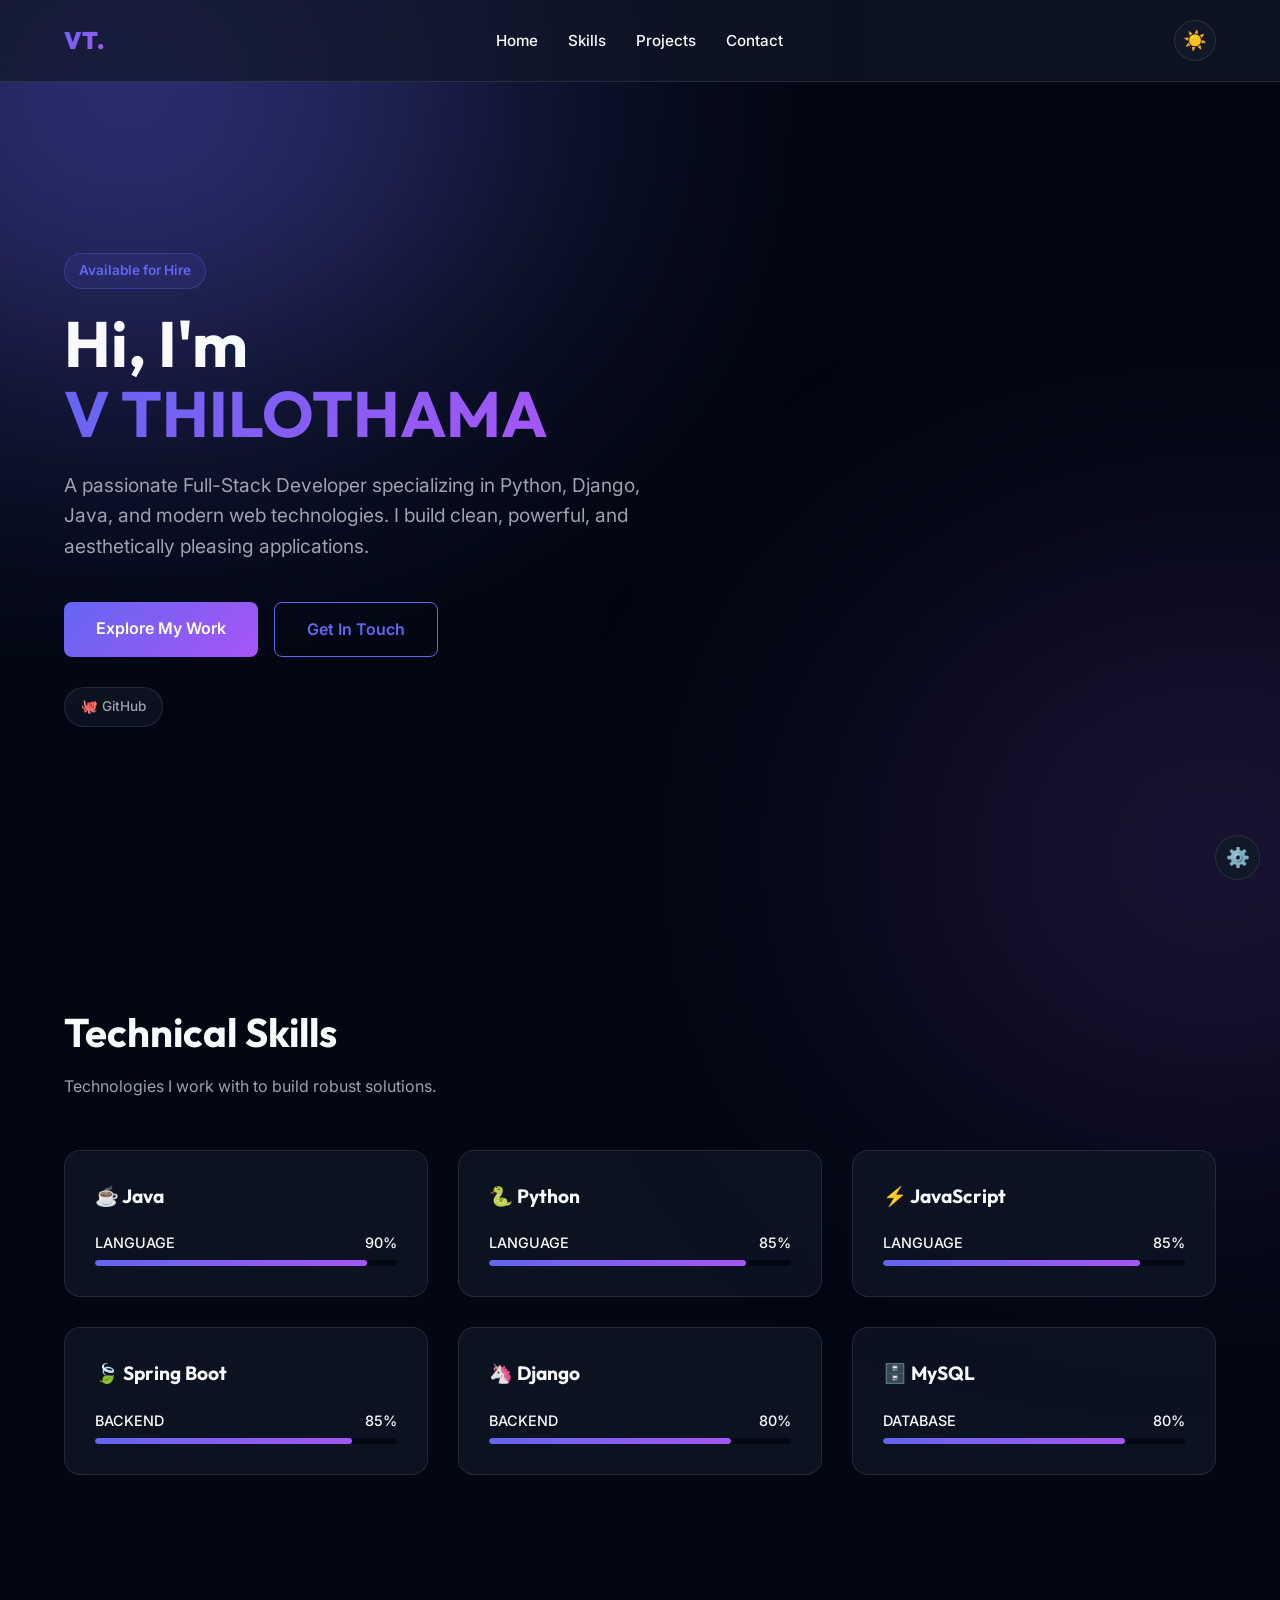
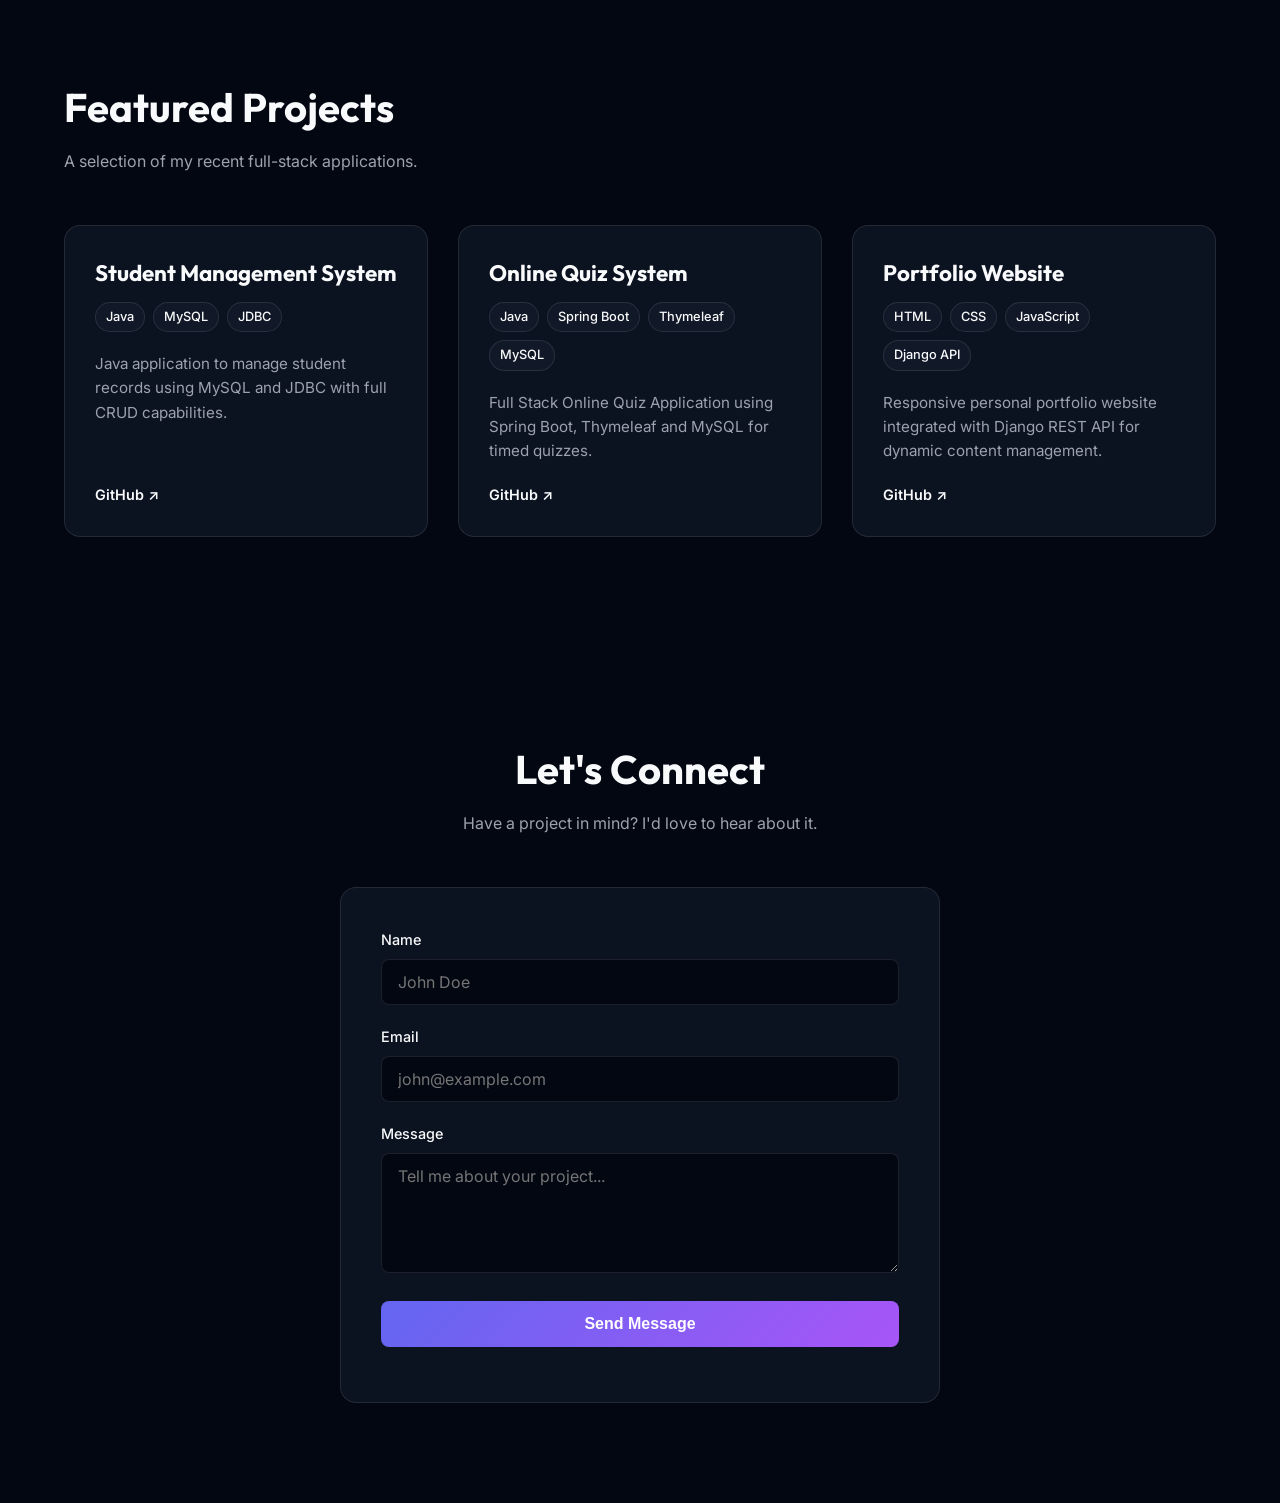
<file: frontend/index.html>
<!DOCTYPE html>
<html lang="en" data-theme="dark">
<head>
    <meta charset="UTF-8">
    <meta name="viewport" content="width=device-width, initial-scale=1.0">
    <title>V THILOTHAMA | Full-Stack Developer</title>
    <meta name="description" content="Portfolio of V THILOTHAMA — Full-Stack Developer specializing in Python, Django, Java, and modern web technologies.">
    <link rel="stylesheet" href="css/style.css">
</head>
<body>
    <!-- Abstract Background Glows -->
    <div class="bg-glow"></div>
    <div class="bg-glow-2"></div>

    <!-- Navigation Bar -->
    <nav id="navbar">
        <a href="#home" class="logo">VT.</a>
        <ul class="nav-links">
            <li><a href="#home">Home</a></li>
            <li><a href="#skills">Skills</a></li>
            <li><a href="#projects">Projects</a></li>
            <li><a href="#contact">Contact</a></li>
        </ul>
        <button class="theme-toggle" id="theme-toggle" title="Toggle Theme">🌙</button>
    </nav>

    <!-- 1. Hero / Home Section -->
    <section class="hero" id="home">
        <div class="hero-content reveal">
            <div class="badge" id="hero-badge">Available for Hire</div>
            <h1>Hi, I'm <br><span id="hero-name">V THILOTHAMA</span></h1>
            <p id="hero-desc">A passionate Full-Stack Developer specializing in Python, Django, Java, and modern web technologies. I build clean, powerful, and aesthetically pleasing applications.</p>
            <div class="hero-cta-row">
                <a href="#projects" class="btn-primary">Explore My Work</a>
                <a href="#contact" class="btn-secondary">Get In Touch</a>
            </div>
            <div class="hero-socials" id="hero-socials">
                <a href="https://github.com/thilluu129" target="_blank" class="social-link">🐙 GitHub</a>
            </div>
        </div>
    </section>

    <!-- 2. Skills Section -->
    <section id="skills">
        <h2 class="section-title reveal">Technical Skills</h2>
        <p class="section-subtitle reveal">Technologies I work with to build robust solutions.</p>
        <div class="skills-grid" id="skills-container">
            <!-- Initial content (populated/hydrated via API) -->
            <div class="skill-card reveal">
                <h3>☕ Java</h3>
                <div class="skill-info"><span>LANGUAGE</span><span>90%</span></div>
                <div class="skill-bar"><div class="skill-progress" style="width: 90%"></div></div>
            </div>
            <div class="skill-card reveal">
                <h3>🐍 Python</h3>
                <div class="skill-info"><span>LANGUAGE</span><span>85%</span></div>
                <div class="skill-bar"><div class="skill-progress" style="width: 85%"></div></div>
            </div>
            <div class="skill-card reveal">
                <h3>⚡ JavaScript</h3>
                <div class="skill-info"><span>LANGUAGE</span><span>85%</span></div>
                <div class="skill-bar"><div class="skill-progress" style="width: 85%"></div></div>
            </div>
            <div class="skill-card reveal">
                <h3>🍃 Spring Boot</h3>
                <div class="skill-info"><span>BACKEND</span><span>85%</span></div>
                <div class="skill-bar"><div class="skill-progress" style="width: 85%"></div></div>
            </div>
            <div class="skill-card reveal">
                <h3>🦄 Django</h3>
                <div class="skill-info"><span>BACKEND</span><span>80%</span></div>
                <div class="skill-bar"><div class="skill-progress" style="width: 80%"></div></div>
            </div>
            <div class="skill-card reveal">
                <h3>🗄️ MySQL</h3>
                <div class="skill-info"><span>DATABASE</span><span>80%</span></div>
                <div class="skill-bar"><div class="skill-progress" style="width: 80%"></div></div>
            </div>
        </div>
    </section>

    <!-- 3. Projects Section -->
    <section id="projects">
        <h2 class="section-title reveal">Featured Projects</h2>
        <p class="section-subtitle reveal">A selection of my recent full-stack applications.</p>
        <div class="projects-grid" id="projects-container">
            <!-- Initial content (populated/hydrated via API) -->
            <div class="project-card reveal">
                <h3>Student Management System</h3>
                <div class="tech-stack">
                    <span class="tech-tag">Java</span>
                    <span class="tech-tag">MySQL</span>
                    <span class="tech-tag">JDBC</span>
                </div>
                <p class="project-desc">Java application to manage student records using MySQL and JDBC with full CRUD capabilities.</p>
                <div class="project-links">
                    <a href="https://github.com/thilluu129/student-management-system" target="_blank">GitHub ↗</a>
                </div>
            </div>

            <div class="project-card reveal">
                <h3>Online Quiz System</h3>
                <div class="tech-stack">
                    <span class="tech-tag">Java</span>
                    <span class="tech-tag">Spring Boot</span>
                    <span class="tech-tag">Thymeleaf</span>
                    <span class="tech-tag">MySQL</span>
                </div>
                <p class="project-desc">Full Stack Online Quiz Application using Spring Boot, Thymeleaf and MySQL for timed quizzes.</p>
                <div class="project-links">
                    <a href="https://github.com/thilluu129/online-quiz-system" target="_blank">GitHub ↗</a>
                </div>
            </div>

            <div class="project-card reveal">
                <h3>Portfolio Website</h3>
                <div class="tech-stack">
                    <span class="tech-tag">HTML</span>
                    <span class="tech-tag">CSS</span>
                    <span class="tech-tag">JavaScript</span>
                    <span class="tech-tag">Django API</span>
                </div>
                <p class="project-desc">Responsive personal portfolio website integrated with Django REST API for dynamic content management.</p>
                <div class="project-links">
                    <a href="https://github.com/thilluu129/Thilothama-porfolio-app" target="_blank">GitHub ↗</a>
                </div>
            </div>
        </div>
    </section>

    <!-- 4. Contact Section -->
    <section id="contact">
        <h2 class="section-title reveal" style="text-align: center;">Let's Connect</h2>
        <p class="section-subtitle reveal" style="text-align: center;">Have a project in mind? I'd love to hear about it.</p>
        
        <div class="contact-container reveal">
            <form id="contact-form">
                <div class="form-group">
                    <label>Name</label>
                    <input type="text" id="contact-name" class="form-control" required placeholder="John Doe">
                </div>
                <div class="form-group">
                    <label>Email</label>
                    <input type="email" id="contact-email" class="form-control" required placeholder="john@example.com">
                </div>
                <div class="form-group">
                    <label>Message</label>
                    <textarea id="contact-message" class="form-control" required placeholder="Tell me about your project..."></textarea>
                </div>
                <button type="submit" class="btn-primary" style="width: 100%; border-radius: 8px;">Send Message</button>
                <div id="contact-status" style="margin-top: 15px; font-size: 0.9rem; text-align: center;"></div>
            </form>
        </div>
    </section>

    <!-- Admin Link Floating Button -->
    <a href="admin.html" class="admin-link" title="Admin Dashboard">⚙️</a>

    <script src="js/app.js"></script>
</body>
</html>
</file>
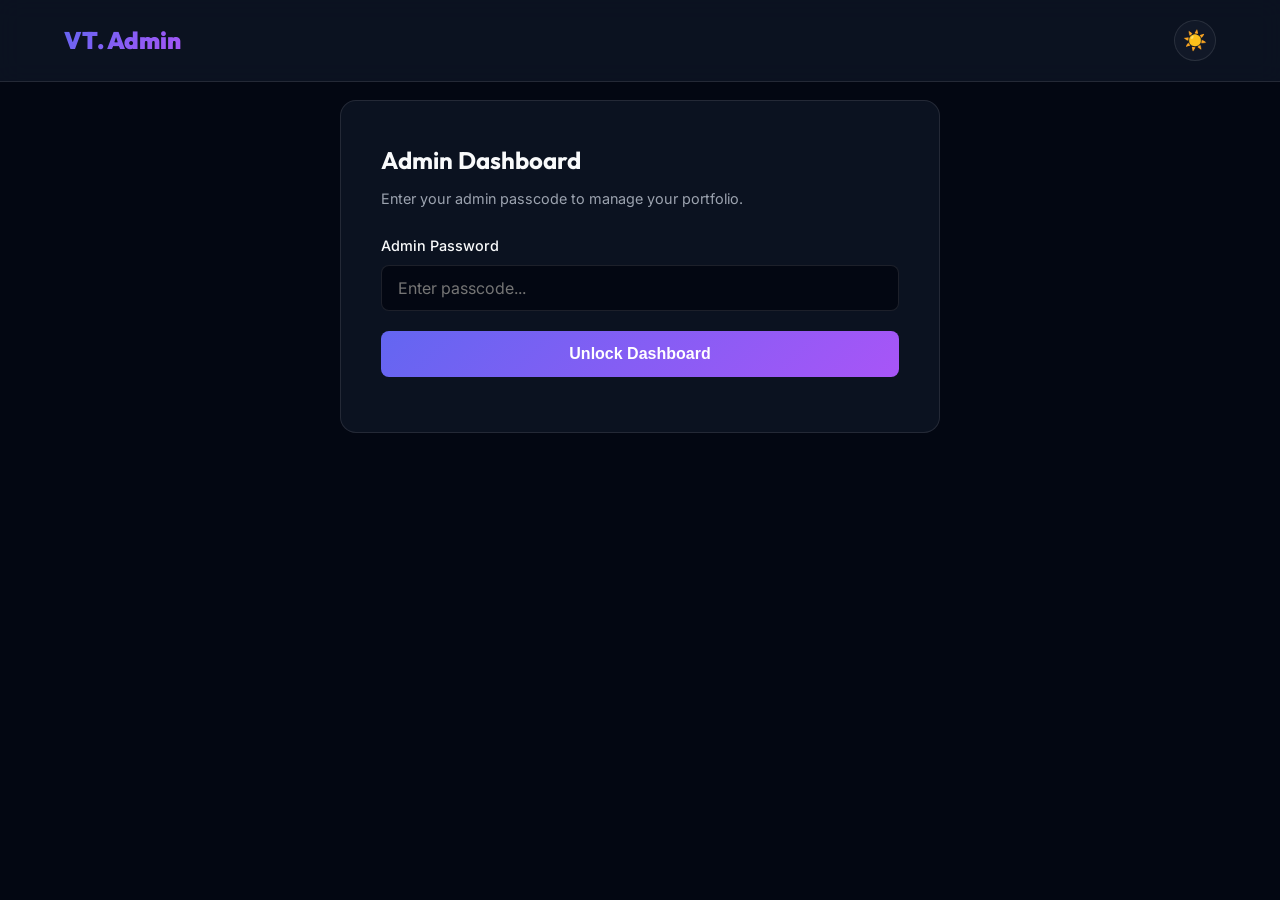
<file: frontend/admin.html>
<!DOCTYPE html>
<html lang="en" data-theme="dark">
<head>
    <meta charset="UTF-8">
    <meta name="viewport" content="width=device-width, initial-scale=1.0">
    <title>VT Portfolio | Admin Dashboard</title>
    <link rel="stylesheet" href="css/style.css">
    <style>
        /* ── Admin-specific styles ──────────────────────────── */
        .admin-tabs {
            display: flex;
            gap: 6px;
            background: var(--surface-color);
            border: 1px solid var(--surface-border);
            border-radius: 14px;
            padding: 6px;
            margin-bottom: 32px;
            flex-wrap: wrap;
        }
        .tab-btn {
            flex: 1;
            min-width: 110px;
            padding: 12px 16px;
            background: none;
            border: none;
            border-radius: 10px;
            color: var(--text-muted);
            font-family: inherit;
            font-size: 0.9rem;
            font-weight: 600;
            cursor: pointer;
            transition: all 0.2s;
            white-space: nowrap;
        }
        .tab-btn.active { background: var(--accent-gradient); color: #fff; }
        .tab-btn:hover:not(.active) { background: var(--surface-color-solid); color: var(--text-main); }
        .tab-panel { display: none; }
        .tab-panel.active { display: block; animation: fadeIn 0.3s ease; }
        @keyframes fadeIn { from { opacity: 0; transform: translateY(8px); } to { opacity: 1; transform: none; } }

        /* ── Section sub-headers ────────────────────────────── */
        .admin-sub-header {
            display: flex;
            justify-content: space-between;
            align-items: center;
            margin-bottom: 24px;
            flex-wrap: wrap;
            gap: 12px;
        }
        .admin-sub-header h2 { font-size: 1.4rem; }

        /* ── Modal ──────────────────────────────────────────── */
        .modal-overlay {
            display: none;
            position: fixed;
            inset: 0;
            background: rgba(0,0,0,0.75);
            backdrop-filter: blur(6px);
            z-index: 1000;
            align-items: center;
            justify-content: center;
            padding: 20px;
        }
        .modal-overlay.open { display: flex; }
        .modal {
            background: var(--surface-color-solid);
            border: 1px solid var(--surface-border);
            border-radius: 20px;
            padding: 40px;
            width: 100%;
            max-width: 640px;
            max-height: 90vh;
            overflow-y: auto;
            position: relative;
            animation: slideUp 0.3s ease;
        }
        @keyframes slideUp { from { opacity:0; transform: translateY(30px); } to { opacity:1; transform:none; } }
        .modal-title { font-family: 'Outfit', sans-serif; font-size: 1.5rem; font-weight: 700; margin-bottom: 24px; }
        .modal-close {
            position: absolute; top: 16px; right: 20px;
            background: none; border: none; font-size: 1.5rem;
            color: var(--text-muted); cursor: pointer; transition: color 0.2s;
        }
        .modal-close:hover { color: var(--danger-color); }

        /* ── Form helpers ───────────────────────────────────── */
        .form-row { display: grid; grid-template-columns: 1fr 1fr; gap: 16px; }
        @media (max-width: 560px) { .form-row { grid-template-columns: 1fr; } }
        .checkbox-group { display: flex; align-items: center; gap: 10px; padding-top: 8px; }
        .checkbox-group input[type="checkbox"] { width: 18px; height: 18px; accent-color: var(--accent-color); cursor: pointer; }
        .form-status { margin-top: 14px; font-size: 0.9rem; font-weight: 500; min-height: 20px; }

        /* ── Table badges ───────────────────────────────────── */
        .badge-yes { color: var(--success-color); font-weight: 700; }
        .badge-no  { color: var(--text-muted); }

        /* ── Message cards ──────────────────────────────────── */
        .msg-card {
            background: var(--surface-color);
            border: 1px solid var(--surface-border);
            border-radius: 14px;
            padding: 22px 26px;
            margin-bottom: 14px;
            transition: border-color 0.2s;
        }
        .msg-card:hover { border-color: var(--accent-color); }
        .msg-card-header { display: flex; justify-content: space-between; align-items: flex-start; margin-bottom: 6px; flex-wrap: wrap; gap: 8px; }
        .msg-name { font-weight: 700; font-size: 1rem; }
        .msg-date { font-size: 0.8rem; color: var(--text-muted); }
        .msg-email { font-size: 0.85rem; color: var(--accent-color); margin-bottom: 10px; }
        .msg-text { color: var(--text-muted); font-size: 0.95rem; line-height: 1.5; margin-bottom: 14px; }
        .msg-actions { display: flex; gap: 8px; }

        /* ── Skill progress inline ──────────────────────────── */
        .skill-bar-mini {
            display: flex; align-items: center; gap: 8px;
        }
        .skill-bar-mini .bar {
            flex: 1; height: 6px; background: var(--bg-color);
            border-radius: 4px; overflow: hidden; max-width: 100px;
        }
        .skill-bar-mini .bar-fill {
            height: 100%; background: var(--accent-gradient); border-radius: 4px;
        }

        /* ── Logout ─────────────────────────────────────────── */
        .logout-btn {
            padding: 8px 18px; background: none;
            border: 1px solid var(--danger-color); color: var(--danger-color);
            border-radius: 8px; cursor: pointer; font-family: inherit;
            font-weight: 600; font-size: 0.9rem; transition: all 0.2s;
        }
        .logout-btn:hover { background: var(--danger-color); color: #fff; }

        /* ── Home edit form ─────────────────────────────────── */
        .home-edit-card {
            background: var(--surface-color);
            border: 1px solid var(--surface-border);
            border-radius: 16px;
            padding: 32px;
        }

        /* ── Action btn row in table ────────────────────────── */
        .action-cell { display: flex; gap: 6px; flex-wrap: wrap; }

        /* ── Empty state ────────────────────────────────────── */
        .empty-state {
            text-align: center; padding: 60px 20px; color: var(--text-muted);
        }
        .empty-state .icon { font-size: 3rem; margin-bottom: 12px; }
    </style>
</head>
<body>
    <nav id="navbar">
        <a href="index.html" class="logo">VT. Admin</a>
        <div style="display:flex; gap:12px; align-items:center;">
            <button id="logout-btn" class="logout-btn" style="display:none;">⏏ Logout</button>
            <button class="theme-toggle" id="theme-toggle" title="Toggle Theme">🌙</button>
        </div>
    </nav>

    <div class="admin-container">

        <!-- ═══════════ LOGIN ═══════════ -->
        <div id="login-section">
            <div class="contact-container">
                <h2 style="margin-bottom:8px;">Admin Dashboard</h2>
                <p style="color:var(--text-muted); margin-bottom:24px; font-size:0.9rem;">
                    Enter your admin passcode to manage your portfolio.
                </p>
                <form id="login-form">
                    <div class="form-group">
                        <label>Admin Password</label>
                        <input type="password" id="admin-password" class="form-control" required placeholder="Enter passcode...">
                    </div>
                    <button type="submit" class="btn-primary" style="width:100%; border-radius:8px;">Unlock Dashboard</button>
                </form>
                <div id="login-status" style="margin-top:15px; font-size:0.9rem; text-align:center;"></div>
            </div>
        </div>

        <!-- ═══════════ DASHBOARD ═══════════ -->
        <div id="dashboard-section" style="display:none;">

            <!-- Tab Bar -->
            <div class="admin-tabs">
                <button class="tab-btn active" data-tab="home">🏠 Home</button>
                <button class="tab-btn" data-tab="projects">🗂 Projects</button>
                <button class="tab-btn" data-tab="skills">⚡ Skills</button>
                <button class="tab-btn" data-tab="messages">📩 Messages</button>
            </div>

            <!-- ─── HOME TAB ─── -->
            <div class="tab-panel active" id="tab-home">
                <div class="admin-sub-header">
                    <h2>Edit Home / Hero Section</h2>
                    <span style="color:var(--text-muted); font-size:0.85rem;">Changes appear instantly on the live portfolio.</span>
                </div>
                <div class="home-edit-card">
                    <form id="hero-form">
                        <div class="form-row">
                            <div class="form-group">
                                <label>Your Name</label>
                                <input type="text" id="hero-name-inp" class="form-control" placeholder="V THILOTHAMA">
                            </div>
                            <div class="form-group">
                                <label>Tagline / Role</label>
                                <input type="text" id="hero-tagline-inp" class="form-control" placeholder="Full-Stack Developer">
                            </div>
                        </div>
                        <div class="form-group">
                            <label>Hero Description</label>
                            <textarea id="hero-desc-inp" class="form-control" style="min-height:100px;" placeholder="Brief intro shown in the hero section..."></textarea>
                        </div>
                        <div class="form-row">
                            <div class="form-group">
                                <label>Badge Text</label>
                                <input type="text" id="hero-badge-inp" class="form-control" placeholder="Available for Hire">
                            </div>
                            <div class="form-group" style="display:flex; flex-direction:column; justify-content:flex-end;">
                                <div class="checkbox-group">
                                    <input type="checkbox" id="hero-available-inp">
                                    <label for="hero-available-inp" style="margin:0; cursor:pointer; font-weight:500;">Show availability badge</label>
                                </div>
                            </div>
                        </div>

                        <h3 style="margin: 24px 0 16px; font-size:1rem; color:var(--text-muted); text-transform:uppercase; letter-spacing:0.05em;">Social / Contact Links</h3>
                        <div class="form-row">
                            <div class="form-group">
                                <label>GitHub URL</label>
                                <input type="url" id="hero-github-inp" class="form-control" placeholder="https://github.com/...">
                            </div>
                            <div class="form-group">
                                <label>LinkedIn URL</label>
                                <input type="url" id="hero-linkedin-inp" class="form-control" placeholder="https://linkedin.com/in/...">
                            </div>
                        </div>
                        <div class="form-row">
                            <div class="form-group">
                                <label>Email Address</label>
                                <input type="email" id="hero-email-inp" class="form-control" placeholder="you@example.com">
                            </div>
                            <div class="form-group">
                                <label>Resume / CV URL</label>
                                <input type="url" id="hero-resume-inp" class="form-control" placeholder="https://...">
                            </div>
                        </div>

                        <div class="form-status" id="hero-form-status"></div>
                        <button type="submit" class="btn-primary" style="width:100%; margin-top:16px; border-radius:8px;" id="hero-submit-btn">
                            💾 Save Hero Content
                        </button>
                    </form>
                </div>
            </div>

            <!-- ─── PROJECTS TAB ─── -->
            <div class="tab-panel" id="tab-projects">
                <div class="admin-sub-header">
                    <h2>Manage Projects</h2>
                    <button id="add-project-btn" class="btn-primary">+ Add Project</button>
                </div>
                <table class="admin-table" id="projects-table">
                    <thead>
                        <tr>
                            <th>ID</th>
                            <th>Title</th>
                            <th>Category</th>
                            <th>Featured</th>
                            <th>Actions</th>
                        </tr>
                    </thead>
                    <tbody id="projects-tbody">
                        <tr><td colspan="5" style="color:var(--text-muted)">Loading...</td></tr>
                    </tbody>
                </table>
            </div>

            <!-- ─── SKILLS TAB ─── -->
            <div class="tab-panel" id="tab-skills">
                <div class="admin-sub-header">
                    <h2>Manage Skills</h2>
                    <button id="add-skill-btn" class="btn-primary">+ Add Skill</button>
                </div>
                <table class="admin-table" id="skills-table">
                    <thead>
                        <tr>
                            <th>ID</th>
                            <th>Skill</th>
                            <th>Category</th>
                            <th>Level</th>
                            <th>Actions</th>
                        </tr>
                    </thead>
                    <tbody id="skills-tbody">
                        <tr><td colspan="5" style="color:var(--text-muted)">Loading...</td></tr>
                    </tbody>
                </table>
            </div>

            <!-- ─── MESSAGES TAB ─── -->
            <div class="tab-panel" id="tab-messages">
                <div class="admin-sub-header">
                    <h2>Contact Messages</h2>
                    <button onclick="fetchAdminMessages()" style="padding:10px 18px; background:var(--surface-color-solid); border:1px solid var(--surface-border); color:var(--text-main); border-radius:8px; cursor:pointer; font-family:inherit; font-weight:600;">
                        ↻ Refresh
                    </button>
                </div>
                <div id="messages-container">
                    <p style="color:var(--text-muted)">Loading messages...</p>
                </div>
            </div>

        </div><!-- end #dashboard-section -->
    </div><!-- end .admin-container -->

    <!-- ══════════ ADD / EDIT PROJECT MODAL ══════════ -->
    <div class="modal-overlay" id="project-modal">
        <div class="modal">
            <button class="modal-close" id="close-project-modal">✕</button>
            <h2 class="modal-title" id="project-modal-title">Add New Project</h2>
            <form id="project-form">
                <input type="hidden" id="project-id">
                <div class="form-group">
                    <label>Title *</label>
                    <input type="text" id="proj-title" class="form-control" required placeholder="My Awesome Project">
                </div>
                <div class="form-group">
                    <label>Short Description *</label>
                    <textarea id="proj-description" class="form-control" required placeholder="Brief one-liner about the project..."></textarea>
                </div>
                <div class="form-group">
                    <label>Long Description</label>
                    <textarea id="proj-long-desc" class="form-control" placeholder="Detailed description (optional)..."></textarea>
                </div>
                <div class="form-group">
                    <label>Tech Stack <small style="color:var(--text-muted)">(comma-separated)</small></label>
                    <input type="text" id="proj-tech" class="form-control" placeholder="Python, Django, React">
                </div>
                <div class="form-row">
                    <div class="form-group">
                        <label>Category *</label>
                        <select id="proj-category" class="form-control">
                            <option value="fullstack">Full-Stack</option>
                            <option value="frontend">Frontend</option>
                            <option value="backend">Backend</option>
                            <option value="data">Data / ML</option>
                            <option value="game">Game / Fun</option>
                        </select>
                    </div>
                    <div class="form-group">
                        <label>Display Order</label>
                        <input type="number" id="proj-order" class="form-control" value="0" min="0">
                    </div>
                </div>
                <div class="form-row">
                    <div class="form-group">
                        <label>GitHub URL</label>
                        <input type="url" id="proj-github" class="form-control" placeholder="https://github.com/...">
                    </div>
                    <div class="form-group">
                        <label>Live Demo URL</label>
                        <input type="url" id="proj-live" class="form-control" placeholder="https://myapp.com">
                    </div>
                </div>
                <div class="form-group">
                    <label>Image URL</label>
                    <input type="url" id="proj-image" class="form-control" placeholder="https://...jpg">
                </div>
                <div class="form-group">
                    <div class="checkbox-group">
                        <input type="checkbox" id="proj-featured">
                        <label for="proj-featured" style="margin:0; cursor:pointer;">Mark as Featured</label>
                    </div>
                </div>
                <div class="form-status" id="proj-form-status"></div>
                <button type="submit" class="btn-primary" style="width:100%; margin-top:16px; border-radius:8px;" id="proj-submit-btn">
                    ✅ Save Project
                </button>
            </form>
        </div>
    </div>

    <!-- ══════════ ADD / EDIT SKILL MODAL ══════════ -->
    <div class="modal-overlay" id="skill-modal">
        <div class="modal">
            <button class="modal-close" id="close-skill-modal">✕</button>
            <h2 class="modal-title" id="skill-modal-title">Add Skill</h2>
            <form id="skill-form">
                <input type="hidden" id="skill-id">
                <div class="form-group">
                    <label>Skill Name *</label>
                    <input type="text" id="skill-name-inp" class="form-control" required placeholder="e.g. TypeScript">
                </div>
                <div class="form-row">
                    <div class="form-group">
                        <label>Category</label>
                        <select id="skill-cat-inp" class="form-control">
                            <option value="language">Programming Language</option>
                            <option value="frontend">Frontend</option>
                            <option value="backend">Backend</option>
                            <option value="database">Database</option>
                            <option value="tools">Tools & DevOps</option>
                        </select>
                    </div>
                    <div class="form-group">
                        <label>Proficiency Level (0–100)</label>
                        <input type="number" id="skill-level-inp" class="form-control" value="75" min="0" max="100">
                    </div>
                </div>
                <div class="form-row">
                    <div class="form-group">
                        <label>Icon (emoji)</label>
                        <input type="text" id="skill-icon-inp" class="form-control" placeholder="⚡">
                    </div>
                    <div class="form-group">
                        <label>Display Order</label>
                        <input type="number" id="skill-order-inp" class="form-control" value="0" min="0">
                    </div>
                </div>
                <div class="form-status" id="skill-form-status"></div>
                <button type="submit" class="btn-primary" style="width:100%; margin-top:16px; border-radius:8px;" id="skill-submit-btn">
                    ✅ Save Skill
                </button>
            </form>
        </div>
    </div>

    <script src="js/admin.js"></script>
</body>
</html>
</file>
<file: frontend/css/style.css>
@import url('https://fonts.googleapis.com/css2?family=Inter:wght@300;400;500;600;700&family=Outfit:wght@400;600;700;800;900&display=swap');

:root {
  /* Dark Mode (Default) - Deep Ocean / Indigo Theme */
  --bg-color: #030712;
  --surface-color: rgba(17, 24, 39, 0.7);
  --surface-color-solid: #111827;
  --surface-border: rgba(255, 255, 255, 0.1);
  --text-main: #f9fafb;
  --text-muted: #9ca3af;
  --accent-color: #6366f1;
  --accent-glow: rgba(99, 102, 241, 0.5);
  --accent-gradient: linear-gradient(135deg, #6366f1 0%, #a855f7 100%);
  --success-color: #10b981;
  --danger-color: #ef4444;
}

[data-theme="light"] {
  /* Light Mode */
  --bg-color: #f8fafc;
  --surface-color: rgba(255, 255, 255, 0.7);
  --surface-color-solid: #ffffff;
  --surface-border: rgba(0, 0, 0, 0.1);
  --text-main: #0f172a;
  --text-muted: #475569;
  --accent-color: #4f46e5;
  --accent-glow: rgba(79, 70, 229, 0.3);
  --accent-gradient: linear-gradient(135deg, #4f46e5 0%, #9333ea 100%);
}

* {
  margin: 0;
  padding: 0;
  box-sizing: border-box;
}

html {
  scroll-behavior: smooth;
}

body {
  font-family: 'Inter', sans-serif;
  background-color: var(--bg-color);
  color: var(--text-main);
  line-height: 1.6;
  transition: background-color 0.3s ease, color 0.3s ease;
  overflow-x: hidden;
}

h1, h2, h3, h4, h5, h6 {
  font-family: 'Outfit', sans-serif;
}

/* Background Effects */
.bg-glow {
  position: fixed;
  top: -20vh;
  left: -20vw;
  width: 60vw;
  height: 60vh;
  background: var(--accent-glow);
  filter: blur(150px);
  border-radius: 50%;
  z-index: -1;
  pointer-events: none;
}
.bg-glow-2 {
  position: fixed;
  bottom: -20vh;
  right: -20vw;
  width: 50vw;
  height: 50vh;
  background: rgba(168, 85, 247, 0.2);
  filter: blur(150px);
  border-radius: 50%;
  z-index: -1;
  pointer-events: none;
}

/* Navbar */
nav {
  position: fixed;
  top: 0;
  width: 100%;
  padding: 20px 5%;
  display: flex;
  justify-content: space-between;
  align-items: center;
  z-index: 100;
  background: var(--surface-color);
  backdrop-filter: blur(12px);
  border-bottom: 1px solid var(--surface-border);
  transition: padding 0.3s ease;
}
nav.scrolled {
  padding: 15px 5%;
}
.logo {
  font-family: 'Outfit', sans-serif;
  font-weight: 900;
  font-size: 1.5rem;
  background: var(--accent-gradient);
  -webkit-background-clip: text;
  -webkit-text-fill-color: transparent;
  text-decoration: none;
}
.nav-links {
  display: flex;
  gap: 30px;
  list-style: none;
  align-items: center;
}
.nav-links a {
  text-decoration: none;
  color: var(--text-main);
  font-weight: 500;
  font-size: 0.95rem;
  transition: color 0.2s ease;
}
.nav-links a:hover {
  color: var(--accent-color);
}
.theme-toggle {
  background: none;
  border: none;
  color: var(--text-main);
  cursor: pointer;
  font-size: 1.2rem;
  display: flex;
  align-items: center;
  justify-content: center;
  padding: 8px;
  border-radius: 50%;
  background: var(--surface-color-solid);
  border: 1px solid var(--surface-border);
  transition: transform 0.2s ease;
}
.theme-toggle:hover {
  transform: scale(1.1);
}

/* Hero Section */
.hero {
  min-height: 100vh;
  display: flex;
  align-items: center;
  padding: 0 5%;
  position: relative;
}
.hero-content {
  max-width: 800px;
  margin-top: 80px;
}
.badge {
  display: inline-block;
  padding: 6px 14px;
  border-radius: 20px;
  background: rgba(99, 102, 241, 0.1);
  border: 1px solid rgba(99, 102, 241, 0.3);
  color: var(--accent-color);
  font-weight: 600;
  font-size: 0.85rem;
  margin-bottom: 20px;
  animation: float 3s ease-in-out infinite;
}
.hero h1 {
  font-size: clamp(3rem, 5vw, 5rem);
  line-height: 1.1;
  margin-bottom: 20px;
}
.hero h1 span {
  background: var(--accent-gradient);
  -webkit-background-clip: text;
  -webkit-text-fill-color: transparent;
}
.hero p {
  font-size: 1.2rem;
  color: var(--text-muted);
  max-width: 600px;
  margin-bottom: 40px;
}
.btn-primary {
  display: inline-block;
  padding: 14px 32px;
  background: var(--accent-gradient);
  color: white;
  text-decoration: none;
  border-radius: 8px;
  font-weight: 600;
  font-size: 1rem;
  transition: transform 0.2s ease, box-shadow 0.2s ease;
  border: none;
  cursor: pointer;
}
.btn-primary:hover {
  transform: translateY(-2px);
  box-shadow: 0 10px 25px var(--accent-glow);
}
.btn-secondary {
  display: inline-block;
  padding: 14px 32px;
  border: 1.5px solid var(--accent-color);
  color: var(--accent-color);
  text-decoration: none;
  border-radius: 8px;
  font-weight: 600;
  font-size: 1rem;
  background: transparent;
  transition: all 0.2s ease;
  cursor: pointer;
}
.btn-secondary:hover {
  background: var(--accent-color);
  color: #fff;
}
.hero-cta-row {
  display: flex;
  gap: 16px;
  flex-wrap: wrap;
  margin-bottom: 30px;
}
.hero-socials {
  display: flex;
  gap: 12px;
  flex-wrap: wrap;
  margin-top: 10px;
}
.social-link {
  display: inline-flex;
  align-items: center;
  gap: 6px;
  padding: 8px 16px;
  background: var(--surface-color);
  border: 1px solid var(--surface-border);
  border-radius: 20px;
  color: var(--text-muted);
  text-decoration: none;
  font-size: 0.85rem;
  font-weight: 500;
  transition: all 0.2s;
}
.social-link:hover {
  border-color: var(--accent-color);
  color: var(--accent-color);
  transform: translateY(-2px);
}

/* Sections Common */
section {
  padding: 100px 5%;
}
.section-title {
  font-size: 2.5rem;
  margin-bottom: 10px;
}
.section-subtitle {
  color: var(--text-muted);
  margin-bottom: 50px;
}

/* Skills */
.skills-grid {
  display: grid;
  grid-template-columns: repeat(auto-fit, minmax(280px, 1fr));
  gap: 30px;
}
.skill-card {
  background: var(--surface-color);
  backdrop-filter: blur(12px);
  border: 1px solid var(--surface-border);
  border-radius: 16px;
  padding: 30px;
  transition: transform 0.3s ease;
}
.skill-card:hover {
  transform: translateY(-5px);
  border-color: var(--accent-color);
}
.skill-card h3 {
  font-size: 1.2rem;
  margin-bottom: 20px;
  display: flex;
  align-items: center;
  gap: 10px;
}
.skill-item {
  margin-bottom: 15px;
}
.skill-info {
  display: flex;
  justify-content: space-between;
  margin-bottom: 6px;
  font-size: 0.9rem;
  font-weight: 500;
}
.skill-bar {
  width: 100%;
  height: 6px;
  background: var(--bg-color);
  border-radius: 4px;
  overflow: hidden;
}
.skill-progress {
  height: 100%;
  background: var(--accent-gradient);
  border-radius: 4px;
  width: 0;
  transition: width 1s cubic-bezier(0.1, 0.5, 0.1, 1);
}

/* Projects */
.projects-grid {
  display: grid;
  grid-template-columns: repeat(auto-fit, minmax(320px, 1fr));
  gap: 30px;
}
.project-card {
  background: var(--surface-color);
  border: 1px solid var(--surface-border);
  border-radius: 16px;
  padding: 30px;
  display: flex;
  flex-direction: column;
  transition: all 0.3s ease;
}
.project-card:hover {
  transform: translateY(-10px);
  border-color: var(--accent-color);
  box-shadow: 0 10px 30px rgba(0,0,0,0.1);
}
.project-card h3 {
  font-size: 1.4rem;
  margin-bottom: 10px;
}
.project-desc {
  color: var(--text-muted);
  font-size: 0.95rem;
  margin-bottom: 20px;
  flex-grow: 1;
}
.tech-stack {
  display: flex;
  flex-wrap: wrap;
  gap: 8px;
  margin-bottom: 20px;
}
.tech-tag {
  background: var(--surface-color-solid);
  border: 1px solid var(--surface-border);
  padding: 4px 10px;
  border-radius: 20px;
  font-size: 0.8rem;
  font-weight: 500;
}
.project-links {
  display: flex;
  gap: 15px;
}
.project-links a {
  text-decoration: none;
  font-size: 0.9rem;
  font-weight: 600;
  color: var(--text-main);
  transition: color 0.2s;
}
.project-links a:hover {
  color: var(--accent-color);
}

/* Form */
.contact-container {
  max-width: 600px;
  margin: 0 auto;
  background: var(--surface-color);
  padding: 40px;
  border-radius: 16px;
  border: 1px solid var(--surface-border);
}
.form-group {
  margin-bottom: 20px;
}
.form-group label {
  display: block;
  margin-bottom: 8px;
  font-size: 0.9rem;
  font-weight: 500;
}
.form-control {
  width: 100%;
  padding: 12px 16px;
  background: var(--bg-color);
  border: 1px solid var(--surface-border);
  border-radius: 8px;
  color: var(--text-main);
  font-family: inherit;
  font-size: 1rem;
  outline: none;
  transition: border-color 0.2s;
}
.form-control:focus {
  border-color: var(--accent-color);
}
textarea.form-control {
  min-height: 120px;
  resize: vertical;
}

/* Floating Admin Link */
.admin-link {
  position: fixed;
  bottom: 20px;
  right: 20px;
  background: var(--surface-color-solid);
  border: 1px solid var(--surface-border);
  color: var(--text-muted);
  width: 45px;
  height: 45px;
  border-radius: 50%;
  display: flex;
  align-items: center;
  justify-content: center;
  text-decoration: none;
  font-size: 1.2rem;
  transition: all 0.2s;
  z-index: 100;
}
.admin-link:hover {
  color: var(--accent-color);
  transform: scale(1.1);
}

/* Animations */
@keyframes float {
  0% { transform: translateY(0px); }
  50% { transform: translateY(-10px); }
  100% { transform: translateY(0px); }
}

.reveal {
  opacity: 0;
  transform: translateY(30px);
  transition: opacity 0.8s ease, transform 0.8s ease;
}
.reveal.active {
  opacity: 1;
  transform: translateY(0);
}

/* Admin Dashboard Specific */
.admin-container {
  max-width: 1200px;
  margin: 100px auto;
  padding: 0 5%;
}
.admin-header {
  display: flex;
  justify-content: space-between;
  align-items: center;
  margin-bottom: 40px;
}
.admin-table {
  width: 100%;
  border-collapse: collapse;
  background: var(--surface-color);
  border-radius: 12px;
  overflow: hidden;
  border: 1px solid var(--surface-border);
}
.admin-table th, .admin-table td {
  padding: 15px 20px;
  text-align: left;
  border-bottom: 1px solid var(--surface-border);
}
.admin-table th {
  background: var(--surface-color-solid);
  font-weight: 600;
}
.action-btn {
  background: none;
  border: none;
  color: var(--text-main);
  cursor: pointer;
  padding: 5px;
  transition: color 0.2s;
}
.action-btn.delete:hover { color: var(--danger-color); }
.action-btn.edit:hover { color: var(--accent-color); }

@media (max-width: 768px) {
  .nav-links {
    display: none;
  }
}
</file>
